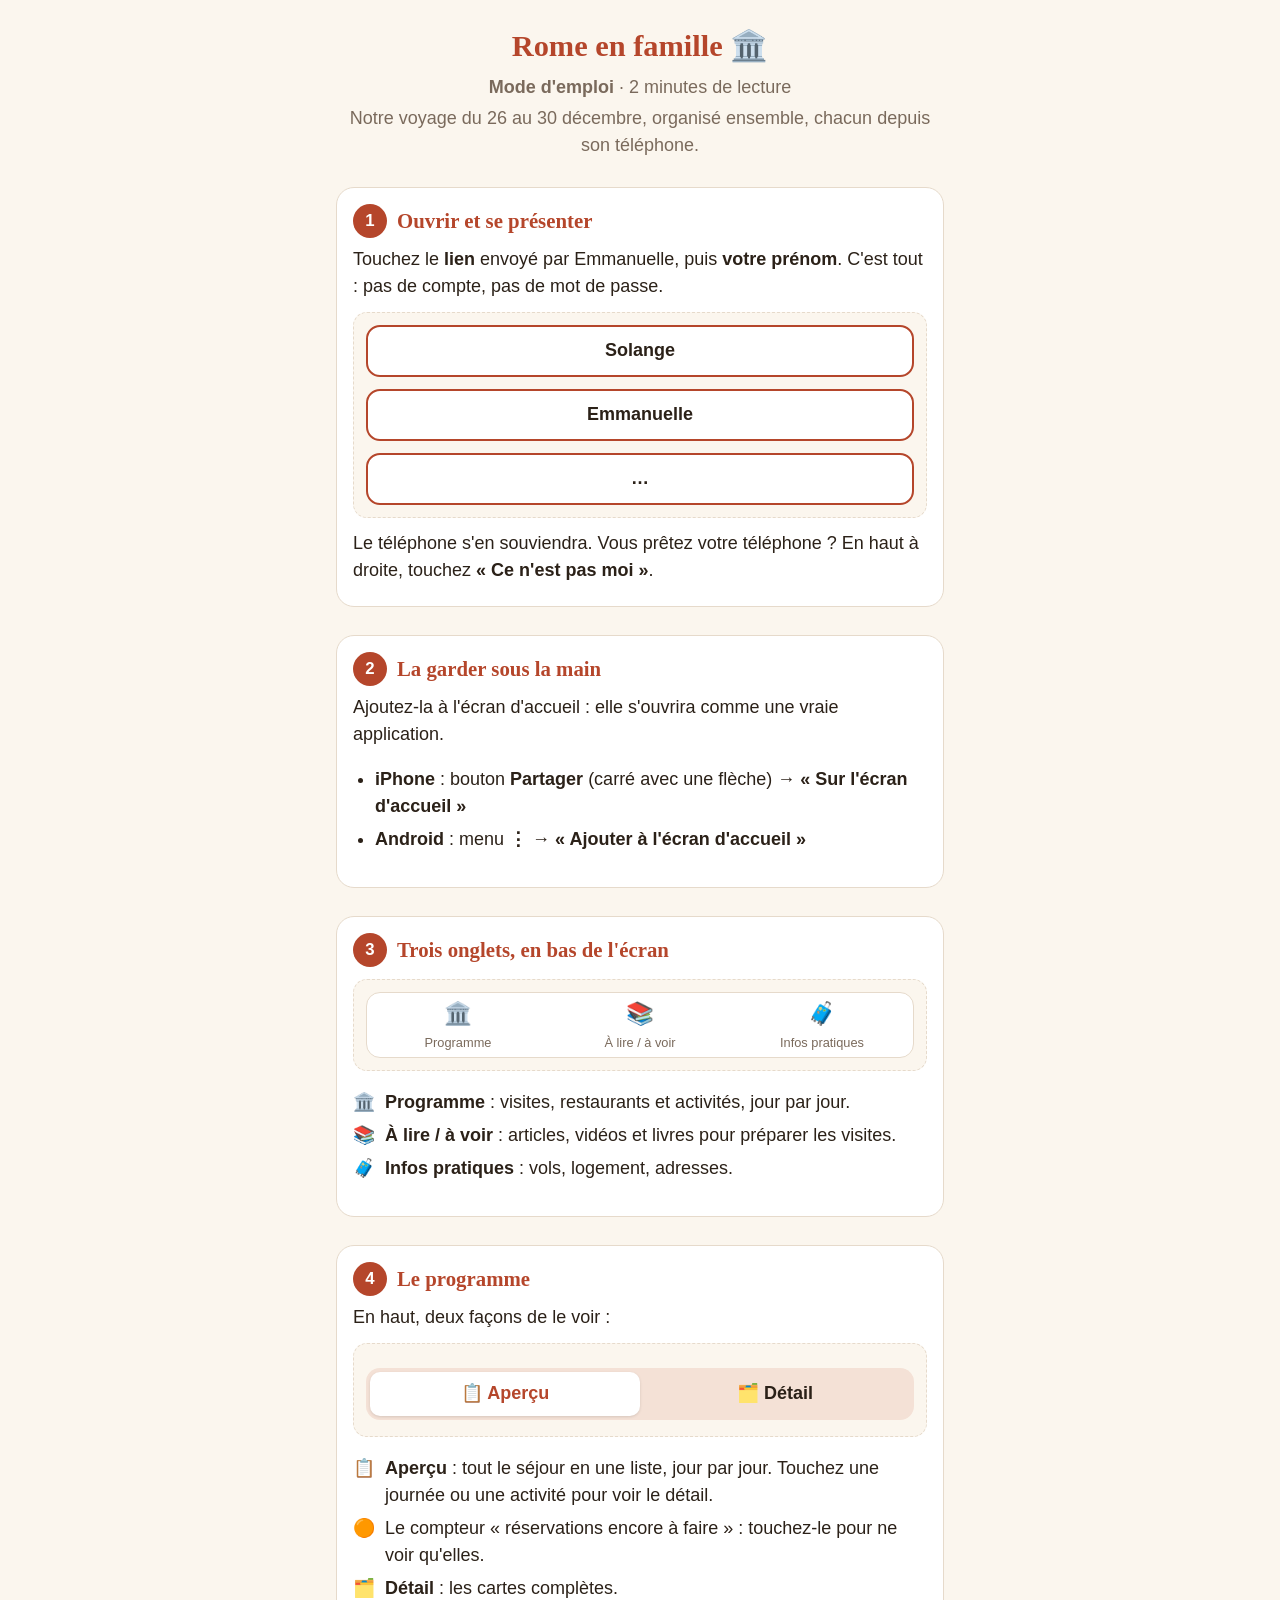
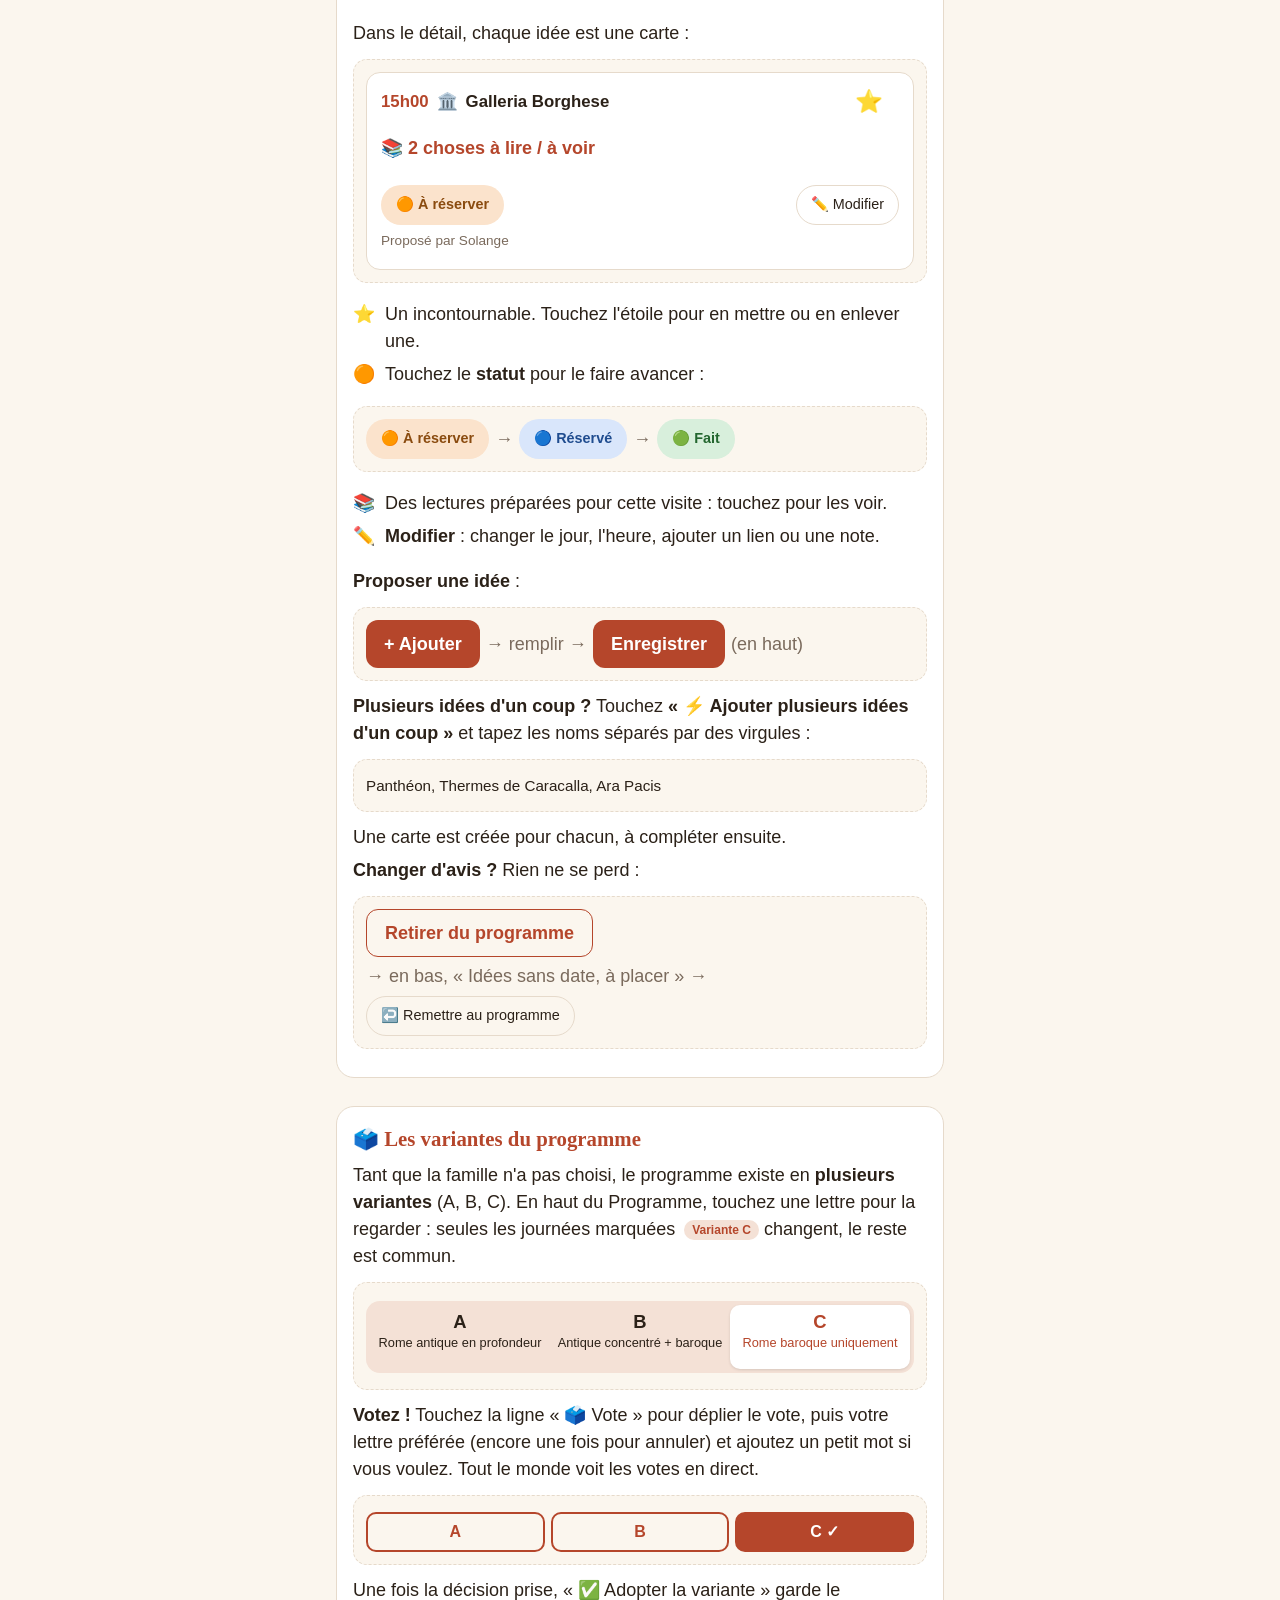
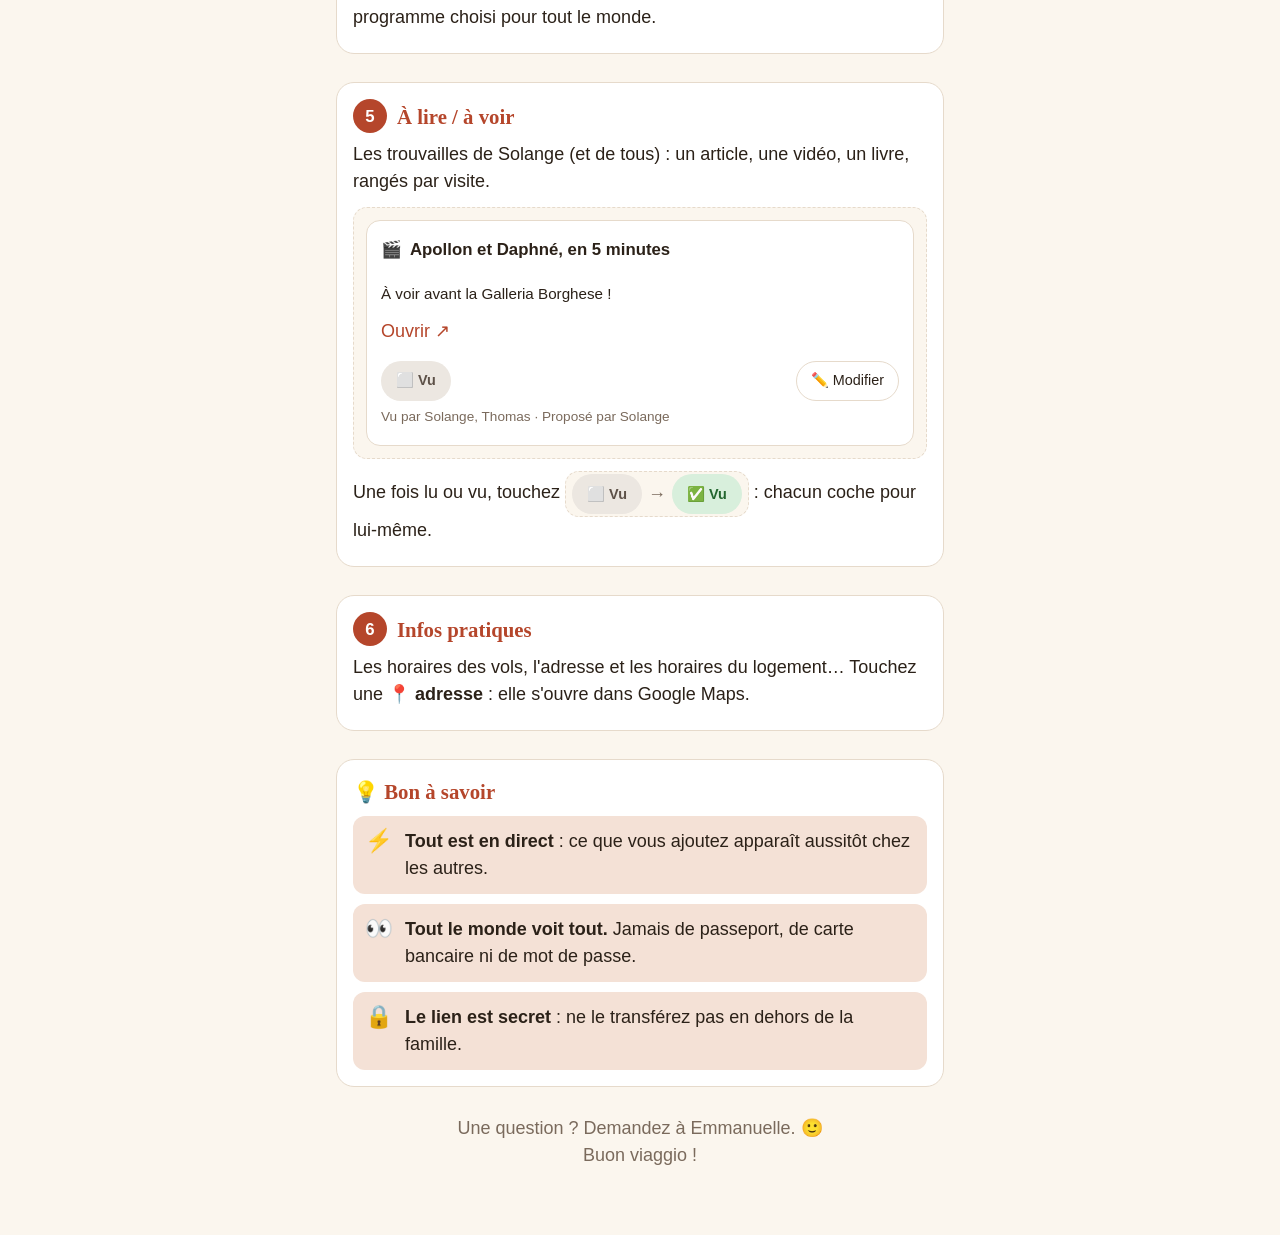
<file: guide.html>
<!doctype html>
<html lang="fr">
<head>
  <meta charset="utf-8">
  <meta name="viewport" content="width=device-width, initial-scale=1">
  <title>Rome en famille · Mode d'emploi</title>
  <link rel="icon" type="image/png" sizes="32x32" href="favicon-32.png">
  <link rel="stylesheet" href="style.css?v=21">
  <style>
    /* Mise en page propre au mode d'emploi (les cartes et boutons reprennent le style de l'application) */
    .guide {
      max-width: 640px;
      margin: 0 auto;
      padding: 24px 16px 48px;
    }

    .guide-titre {
      text-align: center;
      margin-bottom: 8px;
    }

    .guide-titre h1 {
      margin: 0;
      font-size: 1.9rem;
    }

    .guide-titre p {
      margin: 4px 0;
      color: var(--discret);
    }

    .etape {
      margin-top: 28px;
      padding: 16px;
      border-radius: 18px;
      background: var(--carte);
      border: 1px solid var(--trait);
      break-inside: avoid;
    }

    .etape h2 {
      display: flex;
      align-items: center;
      gap: 10px;
      margin: 0 0 8px;
      font-size: 1.3rem;
    }

    .numero {
      display: inline-flex;
      align-items: center;
      justify-content: center;
      flex: none;
      width: 34px;
      height: 34px;
      border-radius: 50%;
      background: var(--accent);
      color: #fff;
      font-family: -apple-system, BlinkMacSystemFont, "Segoe UI", Roboto, sans-serif;
      font-size: 1.05rem;
    }

    .etape p,
    .etape li {
      margin: 6px 0;
    }

    .etape ul,
    .etape ol {
      padding-left: 22px;
    }

    /* Maquettes : de vrais éléments de l'application, figés */
    .maquette {
      margin: 12px 0;
      padding: 12px;
      border-radius: 14px;
      background: var(--fond);
      border: 1px dashed var(--trait);
      pointer-events: none;
    }

    .maquette .carte {
      margin: 0;
    }

    .maquette .statut,
    .maquette .bouton-modifier,
    .maquette .bouton-principal,
    .maquette .bouton-secondaire,
    .maquette .bouton-danger {
      display: inline-flex;
      align-items: center;
    }

    .maquette .onglets {
      position: static !important;
      border: 1px solid var(--trait);
      border-radius: 14px;
      overflow: hidden;
      padding-bottom: 0;
    }

    .maquette .onglets span[data-onglet] {
      flex: 1;
      display: flex;
      flex-direction: column;
      align-items: center;
      justify-content: center;
      gap: 2px;
      min-height: 64px;
      color: var(--discret);
      font-size: 0.8rem;
      text-align: center;
    }

    .maquette .onglets span[data-onglet] b {
      font-size: 1.4rem;
      font-weight: normal;
    }

    .maquette .bouton-vote {
      display: inline-flex;
      align-items: center;
      justify-content: center;
    }

    .maquette .boutons-voyageurs {
      margin-top: 0;
    }

    .maquette .boutons-voyageurs span {
      display: flex;
      align-items: center;
      justify-content: center;
      min-height: 52px;
      border: 2px solid var(--accent);
      border-radius: 14px;
      background: var(--carte);
      font-weight: 600;
    }

    .suite {
      display: flex;
      flex-wrap: wrap;
      align-items: center;
      gap: 6px;
    }

    .fleche {
      color: var(--discret);
    }

    .legende {
      list-style: none;
      padding: 0 !important;
    }

    .legende li {
      display: flex;
      gap: 10px;
      align-items: baseline;
    }

    .repere {
      flex: none;
      font-weight: 700;
      color: var(--accent);
    }

    .regles {
      display: grid;
      gap: 10px;
      margin-top: 8px;
    }

    .regle {
      display: flex;
      gap: 12px;
      align-items: flex-start;
      padding: 12px;
      border-radius: 12px;
      background: var(--accent-doux);
    }

    .regle b:first-child {
      font-size: 1.4rem;
      line-height: 1.2;
    }

    .regle p {
      margin: 0;
    }

    .fin {
      margin-top: 28px;
      text-align: center;
      color: var(--discret);
    }

    @media print {
      body {
        font-size: 13pt;
      }

      .guide {
        padding-top: 0;
      }

      .etape {
        margin-top: 16px;
      }
    }
  </style>
</head>
<body>
  <main class="guide">

    <div class="guide-titre">
      <h1>Rome en famille 🏛️</h1>
      <p><strong>Mode d'emploi</strong> · 2 minutes de lecture</p>
      <p>Notre voyage du 26 au 30 décembre, organisé ensemble, chacun depuis son téléphone.</p>
    </div>

    <section class="etape">
      <h2><span class="numero">1</span> Ouvrir et se présenter</h2>
      <p>Touchez le <strong>lien</strong> envoyé par Emmanuelle, puis <strong>votre prénom</strong>. C'est tout : pas de compte, pas de mot de passe.</p>
      <div class="maquette">
        <div class="boutons-voyageurs">
          <span>Solange</span>
          <span>Emmanuelle</span>
          <span>…</span>
        </div>
      </div>
      <p>Le téléphone s'en souviendra. Vous prêtez votre téléphone ? En haut à droite, touchez <strong>« Ce n'est pas moi »</strong>.</p>
    </section>

    <section class="etape">
      <h2><span class="numero">2</span> La garder sous la main</h2>
      <p>Ajoutez-la à l'écran d'accueil : elle s'ouvrira comme une vraie application.</p>
      <ul>
        <li><strong>iPhone</strong> : bouton <strong>Partager</strong> (carré avec une flèche) → <strong>« Sur l'écran d'accueil »</strong></li>
        <li><strong>Android</strong> : menu <strong>⋮</strong> → <strong>« Ajouter à l'écran d'accueil »</strong></li>
      </ul>
    </section>

    <section class="etape">
      <h2><span class="numero">3</span> Trois onglets, en bas de l'écran</h2>
      <div class="maquette">
        <nav class="onglets">
          <span data-onglet><b>🏛️</b>Programme</span>
          <span data-onglet><b>📚</b>À lire / à voir</span>
          <span data-onglet><b>🧳</b>Infos pratiques</span>
        </nav>
      </div>
      <ul class="legende">
        <li><span class="repere">🏛️</span><span><strong>Programme</strong> : visites, restaurants et activités, jour par jour.</span></li>
        <li><span class="repere">📚</span><span><strong>À lire / à voir</strong> : articles, vidéos et livres pour préparer les visites.</span></li>
        <li><span class="repere">🧳</span><span><strong>Infos pratiques</strong> : vols, logement, adresses.</span></li>
      </ul>
    </section>

    <section class="etape">
      <h2><span class="numero">4</span> Le programme</h2>
      <p>En haut, deux façons de le voir :</p>
      <div class="maquette">
        <div class="vues"><button type="button" aria-pressed="true">📋 Aperçu</button><button type="button">🗂️ Détail</button></div>
      </div>
      <ul class="legende">
        <li><span class="repere">📋</span><span><strong>Aperçu</strong> : tout le séjour en une liste, jour par jour. Touchez une journée ou une activité pour voir le détail.</span></li>
        <li><span class="repere">🟠</span><span>Le compteur « réservations encore à faire » : touchez-le pour ne voir qu'elles.</span></li>
        <li><span class="repere">🗂️</span><span><strong>Détail</strong> : les cartes complètes.</span></li>
      </ul>
      <p>Dans le détail, chaque idée est une carte :</p>
      <div class="maquette">
        <article class="carte">
          <div class="carte-haut">
            <span class="carte-titre"><span class="heure">15h00</span><span class="icone">🏛️</span><span>Galleria Borghese</span></span>
            <span class="etoile active">⭐</span>
          </div>
          <span class="lien-ressources">📚 2 choses à lire / à voir</span>
          <div class="carte-bas">
            <span class="statut statut-a_reserver">🟠 À réserver</span>
            <span class="bouton-modifier">✏️ Modifier</span>
          </div>
          <p class="discret auteur">Proposé par Solange</p>
        </article>
      </div>
      <ul class="legende">
        <li><span class="repere">⭐</span><span>Un incontournable. Touchez l'étoile pour en mettre ou en enlever une.</span></li>
        <li><span class="repere">🟠</span><span>Touchez le <strong>statut</strong> pour le faire avancer :</span></li>
      </ul>
      <div class="maquette suite">
        <span class="statut statut-a_reserver">🟠 À réserver</span><span class="fleche">→</span>
        <span class="statut statut-reserve">🔵 Réservé</span><span class="fleche">→</span>
        <span class="statut statut-fait">🟢 Fait</span>
      </div>
      <ul class="legende">
        <li><span class="repere">📚</span><span>Des lectures préparées pour cette visite : touchez pour les voir.</span></li>
        <li><span class="repere">✏️</span><span><strong>Modifier</strong> : changer le jour, l'heure, ajouter un lien ou une note.</span></li>
      </ul>

      <p><strong>Proposer une idée</strong> :</p>
      <div class="maquette suite">
        <span class="bouton-principal">+ Ajouter</span><span class="fleche">→ remplir →</span>
        <span class="bouton-principal">Enregistrer</span><span class="fleche">(en haut)</span>
      </div>

      <p><strong>Plusieurs idées d'un coup ?</strong> Touchez <strong>« ⚡ Ajouter plusieurs idées d'un coup »</strong> et tapez les noms séparés par des virgules :</p>
      <div class="maquette">
        <span class="note">Panthéon, Thermes de Caracalla, Ara Pacis</span>
      </div>
      <p>Une carte est créée pour chacun, à compléter ensuite.</p>

      <p><strong>Changer d'avis ?</strong> Rien ne se perd :</p>
      <div class="maquette suite">
        <span class="bouton-danger">Retirer du programme</span><span class="fleche">→ en bas, « Idées sans date, à placer » →</span>
        <span class="bouton-modifier">↩️ Remettre au programme</span>
      </div>
    </section>

    <section class="etape">
      <h2>🗳️ Les variantes du programme</h2>
      <p>Tant que la famille n'a pas choisi, le programme existe en <strong>plusieurs variantes</strong> (A, B, C). En haut du Programme, touchez une lettre pour la regarder : seules les journées marquées <span class="etiquette-variante">Variante C</span> changent, le reste est commun.</p>
      <div class="maquette">
        <div class="vues variantes"><button type="button"><b>A</b><span>Rome antique en profondeur</span></button><button type="button"><b>B</b><span>Antique concentré + baroque</span></button><button type="button" aria-pressed="true"><b>C</b><span>Rome baroque uniquement</span></button></div>
      </div>
      <p><strong>Votez !</strong> Touchez la ligne « 🗳️ Vote » pour déplier le vote, puis votre lettre préférée (encore une fois pour annuler) et ajoutez un petit mot si vous voulez. Tout le monde voit les votes en direct.</p>
      <div class="maquette">
        <div class="boutons-vote"><span class="bouton-vote">A</span><span class="bouton-vote">B</span><span class="bouton-vote choisi">C ✓</span></div>
      </div>
      <p>Une fois la décision prise, « ✅ Adopter la variante » garde le programme choisi pour tout le monde.</p>
    </section>

    <section class="etape">
      <h2><span class="numero">5</span> À lire / à voir</h2>
      <p>Les trouvailles de Solange (et de tous) : un article, une vidéo, un livre, rangés par visite.</p>
      <div class="maquette">
        <article class="carte">
          <div class="carte-haut">
            <span class="carte-titre"><span class="icone">🎬</span><span>Apollon et Daphné, en 5 minutes</span></span>
          </div>
          <p class="note">À voir avant la Galleria Borghese !</p>
          <span class="lien-externe">Ouvrir ↗</span>
          <div class="carte-bas">
            <span class="statut statut-libre">⬜ Vu</span>
            <span class="bouton-modifier">✏️ Modifier</span>
          </div>
          <p class="discret auteur">Vu par Solange, Thomas · Proposé par Solange</p>
        </article>
      </div>
      <p>Une fois lu ou vu, touchez <span class="maquette suite" style="display:inline-flex;margin:0;padding:2px 6px"><span class="statut statut-libre">⬜ Vu</span><span class="fleche">→</span><span class="statut statut-fait">✅ Vu</span></span> : chacun coche pour lui-même.</p>
    </section>

    <section class="etape">
      <h2><span class="numero">6</span> Infos pratiques</h2>
      <p>Les horaires des vols, l'adresse et les horaires du logement… Touchez une <strong>📍 adresse</strong> : elle s'ouvre dans Google Maps.</p>
    </section>

    <section class="etape">
      <h2>💡 Bon à savoir</h2>
      <div class="regles">
        <div class="regle"><b>⚡</b><p><strong>Tout est en direct</strong> : ce que vous ajoutez apparaît aussitôt chez les autres.</p></div>
        <div class="regle"><b>👀</b><p><strong>Tout le monde voit tout.</strong> Jamais de passeport, de carte bancaire ni de mot de passe.</p></div>
        <div class="regle"><b>🔒</b><p><strong>Le lien est secret</strong> : ne le transférez pas en dehors de la famille.</p></div>
      </div>
    </section>

    <p class="fin">Une question ? Demandez à Emmanuelle. 🙂<br>Buon viaggio !</p>
  </main>
</body>
</html>
</file>
<file: style.css>
:root {
  --fond: #fbf6ee;
  --carte: #ffffff;
  --texte: #2b2118;
  --accent: #b5462b;
  --accent-doux: #f4e1d6;
  --discret: #7a6a5c;
  --trait: #e6dacb;
  --barre: 72px;
}

@media (prefers-color-scheme: dark) {
  :root {
    --fond: #1d1814;
    --carte: #2a231d;
    --texte: #f2e9dd;
    --accent: #e0805f;
    --accent-doux: #43281e;
    --discret: #b3a392;
    --trait: #3d332b;
  }
}

* {
  box-sizing: border-box;
}

[hidden] {
  display: none !important;
}

body {
  margin: 0;
  background: var(--fond);
  color: var(--texte);
  font-family: -apple-system, BlinkMacSystemFont, "Segoe UI", Roboto, sans-serif;
  font-size: 18px;
  line-height: 1.5;
}

h1,
h2,
.titre {
  font-family: Georgia, "Times New Roman", serif;
  color: var(--accent);
}

button {
  font: inherit;
  color: inherit;
  cursor: pointer;
}

/* --- Écrans plein écran : lien incomplet, « Qui êtes-vous ? » --- */

.ecran-plein {
  max-width: 420px;
  margin: 0 auto;
  padding: 64px 16px;
  text-align: center;
}

.ecran-plein h1 {
  font-size: 2rem;
}

.ecran-plein p {
  font-size: 1.2rem;
}

.ecran-plein .aide {
  color: var(--discret);
  font-size: 0.95rem;
}

.boutons-voyageurs {
  display: grid;
  gap: 12px;
  margin-top: 24px;
}

.boutons-voyageurs button {
  min-height: 60px;
  border: 2px solid var(--accent);
  border-radius: 14px;
  background: var(--carte);
  font-size: 1.25rem;
  font-weight: 600;
}

.boutons-voyageurs button:active {
  background: var(--accent-doux);
}

/* --- En-tête --- */

.entete {
  display: flex;
  justify-content: space-between;
  align-items: center;
  gap: 12px;
  padding: 12px 16px;
  padding-top: max(12px, env(safe-area-inset-top));
  border-bottom: 1px solid var(--trait);
}

.entete p {
  margin: 0;
}

.titre {
  font-size: 1.25rem;
  font-weight: bold;
  white-space: nowrap;
}

.dates {
  color: var(--discret);
  font-size: 0.9rem;
}

.moi {
  text-align: right;
  font-size: 0.95rem;
}

.lien {
  min-height: 32px;
  padding: 0;
  border: none;
  background: none;
  color: var(--discret);
  font-size: 0.85rem;
  text-decoration: underline;
}

/* --- Onglets : barre en bas sur téléphone --- */

.onglets {
  position: fixed;
  left: 0;
  right: 0;
  bottom: 0;
  display: flex;
  background: var(--carte);
  border-top: 1px solid var(--trait);
  padding-bottom: env(safe-area-inset-bottom);
  z-index: 10;
}

.onglets button {
  flex: 1;
  display: flex;
  flex-direction: column;
  align-items: center;
  justify-content: center;
  gap: 2px;
  min-height: var(--barre);
  padding: 6px 4px;
  border: none;
  background: none;
  color: var(--discret);
  font-size: 0.8rem;
  line-height: 1.2;
}

.onglets button span {
  font-size: 1.5rem;
}

.onglets button[aria-current="page"] {
  color: var(--accent);
  font-weight: 700;
  box-shadow: inset 0 3px 0 var(--accent);
}

main {
  max-width: 720px;
  margin: 0 auto;
  padding: 16px 16px calc(var(--barre) + 32px);
}

.rubrique h2 {
  margin-top: 8px;
}

.vide {
  color: var(--discret);
  font-style: italic;
}

/* --- Boutons communs --- */

.bouton-principal,
.bouton-secondaire,
.bouton-danger {
  min-height: 48px;
  padding: 0 18px;
  border-radius: 12px;
  font-weight: 600;
}

.bouton-principal {
  border: none;
  background: var(--accent);
  color: #fff;
}

.bouton-secondaire {
  border: 1px solid var(--trait);
  background: var(--carte);
}

.bouton-danger {
  border: 1px solid var(--accent);
  background: none;
  color: var(--accent);
}

.etat.ok {
  padding: 12px;
  border-radius: 12px;
  background: #d8efdc;
  color: #23662f;
  font-weight: 600;
}

@media (prefers-color-scheme: dark) {
  .etat.ok { background: #1f3d25; color: #a4dcae; }
}

.etat.erreur {
  padding: 12px;
  border-radius: 12px;
  background: var(--accent-doux);
  color: var(--accent);
  font-weight: 600;
}

.discret {
  color: var(--discret);
  font-size: 0.85rem;
}

/* --- Programme --- */

.titre-rubrique {
  display: flex;
  justify-content: space-between;
  align-items: center;
  gap: 12px;
}

.titre-jour {
  margin: 28px 0 10px;
  font-size: 1.05rem;
  color: var(--texte);
  border-bottom: 2px solid var(--accent-doux);
  padding-bottom: 4px;
}

.carte {
  margin-bottom: 12px;
  padding: 12px 14px;
  border: 1px solid var(--trait);
  border-radius: 14px;
  background: var(--carte);
}

.carte.non-affectee {
  border-style: dashed;
  background: transparent;
}

.aide-fiche:empty {
  display: none;
}

.aide-fiche {
  margin: 0;
  padding: 10px 12px;
  border-radius: 10px;
  background: var(--accent-doux);
  font-size: 0.95rem;
}

.carte.faite {
  opacity: 0.65;
}

.carte-haut {
  display: flex;
  align-items: flex-start;
  gap: 8px;
}

.carte-titre {
  flex: 1;
  display: flex;
  gap: 8px;
  min-height: 44px;
  padding: 4px 0;
  border: none;
  background: none;
  text-align: left;
  font-weight: 700;
  font-size: 1.05rem;
}

.carte-titre .heure {
  flex: none;
  color: var(--accent);
}

.etoile {
  width: 44px;
  height: 44px;
  flex: none;
  border: none;
  background: none;
  font-size: 1.4rem;
  color: var(--discret);
}

.details {
  margin: 0;
  font-weight: 600;
  color: var(--accent);
}

.note {
  margin: 4px 0 0;
  font-size: 0.95rem;
  white-space: pre-line;
}

.lien-ressources {
  display: block;
  margin-top: 6px;
  min-height: 40px;
  padding: 0;
  border: none;
  background: none;
  color: var(--accent);
  font-weight: 600;
  text-align: left;
}

.lien-externe {
  display: block;
  width: fit-content;
  margin-top: 6px;
  padding: 6px 0;
  color: var(--accent);
}

.carte-bas {
  display: flex;
  flex-wrap: wrap;
  align-items: center;
  justify-content: space-between;
  gap: 8px;
  margin-top: 10px;
}

.bouton-modifier {
  min-height: 40px;
  padding: 0 14px;
  border: 1px solid var(--trait);
  border-radius: 20px;
  background: none;
  font-size: 0.9rem;
}

.auteur {
  margin: 6px 0 0;
}

.statut {
  min-height: 40px;
  padding: 0 14px;
  border-radius: 20px;
  border: 1px solid transparent;
  font-size: 0.9rem;
  font-weight: 600;
}

.statut-a_reserver { background: #fbe3cc; color: #8a4b0f; }
.statut-reserve { background: #d9e6fb; color: #1f4c8f; }
.statut-libre { background: #ece7e1; color: #5d5148; }
.statut-fait { background: #d8efdc; color: #23662f; }

@media (prefers-color-scheme: dark) {
  .statut-a_reserver { background: #4a3017; color: #f6c48f; }
  .statut-reserve { background: #1f3352; color: #a9c6f5; }
  .statut-libre { background: #3a332d; color: #d8cdc1; }
  .statut-fait { background: #1f3d25; color: #a4dcae; }
}

/* --- Programme : Aperçu / Détail --- */

.vues {
  display: flex;
  margin: 12px 0 4px;
  padding: 4px;
  border-radius: 14px;
  background: var(--accent-doux);
}

.vues button {
  flex: 1;
  min-height: 44px;
  border: none;
  border-radius: 10px;
  background: none;
  color: var(--texte);
  font-weight: 600;
}

.vues button[aria-pressed="true"] {
  background: var(--carte);
  color: var(--accent);
  box-shadow: 0 1px 3px rgb(0 0 0 / 0.12);
}

.compteur {
  display: block;
  width: 100%;
  min-height: 48px;
  margin: 12px 0 4px;
  padding: 0 14px;
  border: none;
  border-radius: 12px;
  background: #fbe3cc;
  color: #8a4b0f;
  font-weight: 700;
  text-align: left;
}

.compteur:disabled {
  background: #d8efdc;
  color: #23662f;
}

.compteur.actif {
  background: var(--carte);
  border: 1px solid var(--trait);
  color: var(--texte);
}

@media (prefers-color-scheme: dark) {
  .compteur { background: #4a3017; color: #f6c48f; }
  .compteur:disabled { background: #1f3d25; color: #a4dcae; }
}

/* --- Titres des journées --- */

.titre-jour {
  display: flex;
  flex-wrap: wrap;
  align-items: baseline;
  column-gap: 8px;
}

.theme-jour {
  display: block;
  color: var(--texte);
  font-family: Georgia, "Times New Roman", serif;
  font-style: italic;
  font-weight: normal;
}

.titre-jour .theme-jour {
  flex-basis: 100%;
  order: 2;
}

.modifier-titre {
  min-height: 36px;
  margin-left: auto;
  padding: 0 6px;
  border: none;
  background: none;
  color: var(--discret);
  font-size: 0.85rem;
  font-weight: normal;
}

.etiquette-variante {
  display: inline-block;
  margin-left: 4px;
  padding: 1px 8px;
  border-radius: 10px;
  background: var(--accent-doux);
  color: var(--accent);
  font-family: -apple-system, BlinkMacSystemFont, "Segoe UI", Roboto, sans-serif;
  font-size: 0.75rem;
  font-style: normal;
  font-weight: 700;
  vertical-align: middle;
}

.legende-variantes {
  margin: 14px 0 0;
}

.variantes {
  margin-top: 6px;
}

.variantes button {
  display: flex;
  flex-direction: column;
  align-items: center;
  justify-content: flex-start;
  gap: 2px;
  min-height: 64px;
  padding: 6px 4px;
  font-size: 0.8rem;
  font-weight: normal;
  line-height: 1.2;
}

.variantes button b {
  font-size: 1.15rem;
}

/* --- Vote pour une variante (plié par défaut) --- */

.vote {
  margin-top: 10px;
  border: 1px solid var(--trait);
  border-radius: 12px;
  background: var(--carte);
  font-size: 0.9rem;
}

.resume-vote {
  display: flex;
  justify-content: space-between;
  align-items: center;
  gap: 8px;
  min-height: 44px;
  padding: 0 12px;
  cursor: pointer;
  font-weight: 600;
  list-style: none;
}

.resume-vote::-webkit-details-marker {
  display: none;
}

.resume-vote::after {
  content: "▾";
  color: var(--accent);
}

.vote[open] .resume-vote::after {
  content: "▴";
}

.a-vous {
  margin-left: auto;
  color: var(--accent);
  font-weight: 700;
  white-space: nowrap;
}

.vote > :not(summary) {
  margin-left: 12px;
  margin-right: 12px;
}

.boutons-vote {
  display: flex;
  gap: 6px;
  margin-top: 4px;
}

.bouton-vote {
  flex: 1;
  min-height: 40px;
  border: 2px solid var(--accent);
  border-radius: 10px;
  background: none;
  color: var(--accent);
  font-size: 1rem;
  font-weight: 700;
}

.bouton-vote.choisi {
  background: var(--accent);
  color: #fff;
}

.resultats-vote {
  list-style: none;
  margin: 10px 12px 4px;
  padding: 0;
  display: grid;
  gap: 6px;
}

.resultats-vote li {
  display: grid;
  grid-template-columns: 1.2em 56px 1fr;
  align-items: center;
  gap: 8px;
}

.lettre-vote {
  color: var(--accent);
}

.barre-vote {
  height: 8px;
  border-radius: 4px;
  background: var(--accent-doux);
  overflow: hidden;
}

.remplissage-vote {
  display: block;
  height: 100%;
  background: var(--accent);
}

.mots-vote {
  list-style: none;
  margin-top: 6px;
  margin-bottom: 6px;
  padding: 0;
  font-style: italic;
}

.mots-vote li {
  margin: 3px 0;
}

.mot-vote {
  display: flex;
  gap: 6px;
  margin-top: 6px;
  margin-bottom: 6px;
}

.mot-vote input {
  flex: 1;
  min-width: 0;
  min-height: 40px;
  padding: 0 10px;
  border: 1px solid var(--trait);
  border-radius: 10px;
  background: var(--fond);
  color: var(--texte);
  font: inherit;
  font-size: 16px;
}

.mot-vote .bouton-secondaire {
  min-height: 40px;
}

.vote > p.discret:last-child {
  margin-bottom: 10px;
}

.adopter {
  min-height: 36px;
  padding: 0;
}

.date-apercu {
  display: block;
}

.jour-apercu {
  margin-top: 18px;
}

.titre-apercu {
  display: flex;
  justify-content: space-between;
  align-items: center;
  width: 100%;
  min-height: 44px;
  padding: 0 4px;
  border: none;
  border-bottom: 2px solid var(--accent-doux);
  background: none;
  font-weight: 700;
  font-size: 1.05rem;
  text-align: left;
}

.titre-apercu .fleche {
  color: var(--accent);
  font-size: 1.4rem;
}

.titre-apercu.sans-date {
  margin-top: 24px;
  color: var(--discret);
  border-bottom: 1px dashed var(--trait);
}

.liste-apercu {
  list-style: none;
  margin: 4px 0 0;
  padding: 0;
}

.ligne-apercu {
  display: flex;
  align-items: baseline;
  gap: 10px;
  width: 100%;
  min-height: 40px;
  padding: 6px 4px;
  border: none;
  background: none;
  text-align: left;
  font-size: 1rem;
}

.ligne-apercu.faite {
  opacity: 0.5;
}

.heure-apercu {
  flex: none;
  width: 3.2em;
  color: var(--accent);
  font-weight: 600;
  font-variant-numeric: tabular-nums;
}

.nom-apercu {
  flex: 1;
}

.reperes-apercu {
  flex: none;
}

.titre-jour,
.carte {
  scroll-margin-top: 80px;
}

.carte.surlignee {
  animation: surligner 2s ease-out;
}

@keyframes surligner {
  0%, 40% { box-shadow: 0 0 0 3px var(--accent); }
  100% { box-shadow: 0 0 0 3px transparent; }
}

/* --- Fiche (formulaire) --- */

.fiche {
  overflow-y: auto;
  overscroll-behavior: contain;
  width: min(560px, calc(100% - 16px));
  max-height: calc(100% - 32px);
  padding: 0;
  border: none;
  border-radius: 18px;
  background: var(--fond);
  color: var(--texte);
}

.fiche::backdrop {
  background: rgb(0 0 0 / 0.45);
}

.fiche form {
  display: grid;
  gap: 14px;
  padding: 20px 16px;
}

.fiche h2 {
  margin: 0;
}

/* En-tête collant : Annuler / titre / Enregistrer toujours visibles, même clavier ouvert */
.fiche-entete {
  position: sticky;
  top: 0;
  z-index: 1;
  display: flex;
  align-items: center;
  gap: 8px;
  margin: -20px -16px 0;
  padding: 10px 16px;
  padding-top: max(10px, env(safe-area-inset-top));
  background: var(--fond);
  border-bottom: 1px solid var(--trait);
}

.fiche-entete h2 {
  flex: 1;
  font-size: 1rem;
  line-height: 1.2;
  text-align: center;
  outline: none;
}

.fiche-entete button {
  padding: 0 14px;
}

/* Sur téléphone, le formulaire occupe tout l'écran (comme une appli) */
@media (max-width: 767px) {
  .fiche {
    width: 100%;
    max-width: 100%;
    height: 100%;
    max-height: 100%;
    margin: 0;
    border-radius: 0;
  }

  .fiche form {
    padding-bottom: max(32px, env(safe-area-inset-bottom));
  }
}

.fiche label {
  display: grid;
  gap: 4px;
  font-weight: 600;
  font-size: 0.95rem;
}

.fiche input[type="text"],
.fiche input[type="url"],
.fiche input[type="time"],
.fiche select,
.fiche textarea {
  font: inherit;
  font-weight: normal;
  min-height: 48px;
  width: 100%;
  padding: 8px 12px;
  border: 1px solid var(--trait);
  border-radius: 10px;
  background: var(--carte);
  color: var(--texte);
}

.fiche fieldset {
  margin: 0;
  padding: 0;
  border: none;
}

.fiche legend {
  margin-bottom: 4px;
  font-weight: 600;
  font-size: 0.95rem;
}

.choix-type {
  display: flex;
  flex-wrap: wrap;
  gap: 8px;
}

.choix-type label {
  display: block;
}

.choix-type input {
  position: absolute;
  opacity: 0;
}

.choix-type span {
  display: inline-flex;
  align-items: center;
  min-height: 44px;
  padding: 0 14px;
  border: 1px solid var(--trait);
  border-radius: 22px;
  background: var(--carte);
  font-weight: normal;
}

.choix-type input:checked + span {
  border-color: var(--accent);
  background: var(--accent-doux);
  font-weight: 700;
}

.choix-type input:focus-visible + span {
  outline: 2px solid var(--accent);
}

.deux-colonnes {
  display: grid;
  grid-template-columns: 1fr 1fr;
  gap: 12px;
}

.fiche label.case {
  display: flex;
  align-items: center;
  gap: 10px;
  min-height: 44px;
}

.case input {
  width: 22px;
  height: 22px;
}

.actions {
  display: flex;
  gap: 8px;
  flex-wrap: wrap;
}

.actions .espace {
  flex: 1;
}

/* --- Ordinateur : onglets en haut --- */

@media (min-width: 768px) {
  .entete {
    max-width: 720px;
    margin: 0 auto;
    padding: 24px 16px 12px;
    border-bottom: none;
  }

  .onglets {
    position: sticky;
    top: 0;
    bottom: auto;
    justify-content: center;
    border-top: none;
    border-bottom: 1px solid var(--trait);
    padding-bottom: 0;
  }

  .onglets button {
    flex: 0 1 200px;
    flex-direction: row;
    gap: 8px;
    min-height: 56px;
    font-size: 1rem;
  }

  .onglets button span {
    font-size: 1.2rem;
  }

  .onglets button[aria-current="page"] {
    box-shadow: inset 0 -3px 0 var(--accent);
  }

  main {
    padding-bottom: 48px;
  }
}

/* --- Mode d'emploi dans l'application --- */

.fiche-guide {
  height: 90vh;
  display: none;
  flex-direction: column;
  overflow: hidden;
}

.fiche-guide[open] {
  display: flex;
}

.fiche-guide .fiche-entete {
  margin: 0;
}

.fiche-guide .place-bouton {
  width: 80px;
}

.fiche-guide iframe {
  flex: 1;
  width: 100%;
  border: none;
  background: var(--fond);
}

@media (max-width: 767px) {
  .fiche-guide {
    height: 100%;
  }
}

.version {
  margin-top: 40px;
  text-align: center;
  color: var(--discret);
  font-size: 0.75rem;
}
</file>
